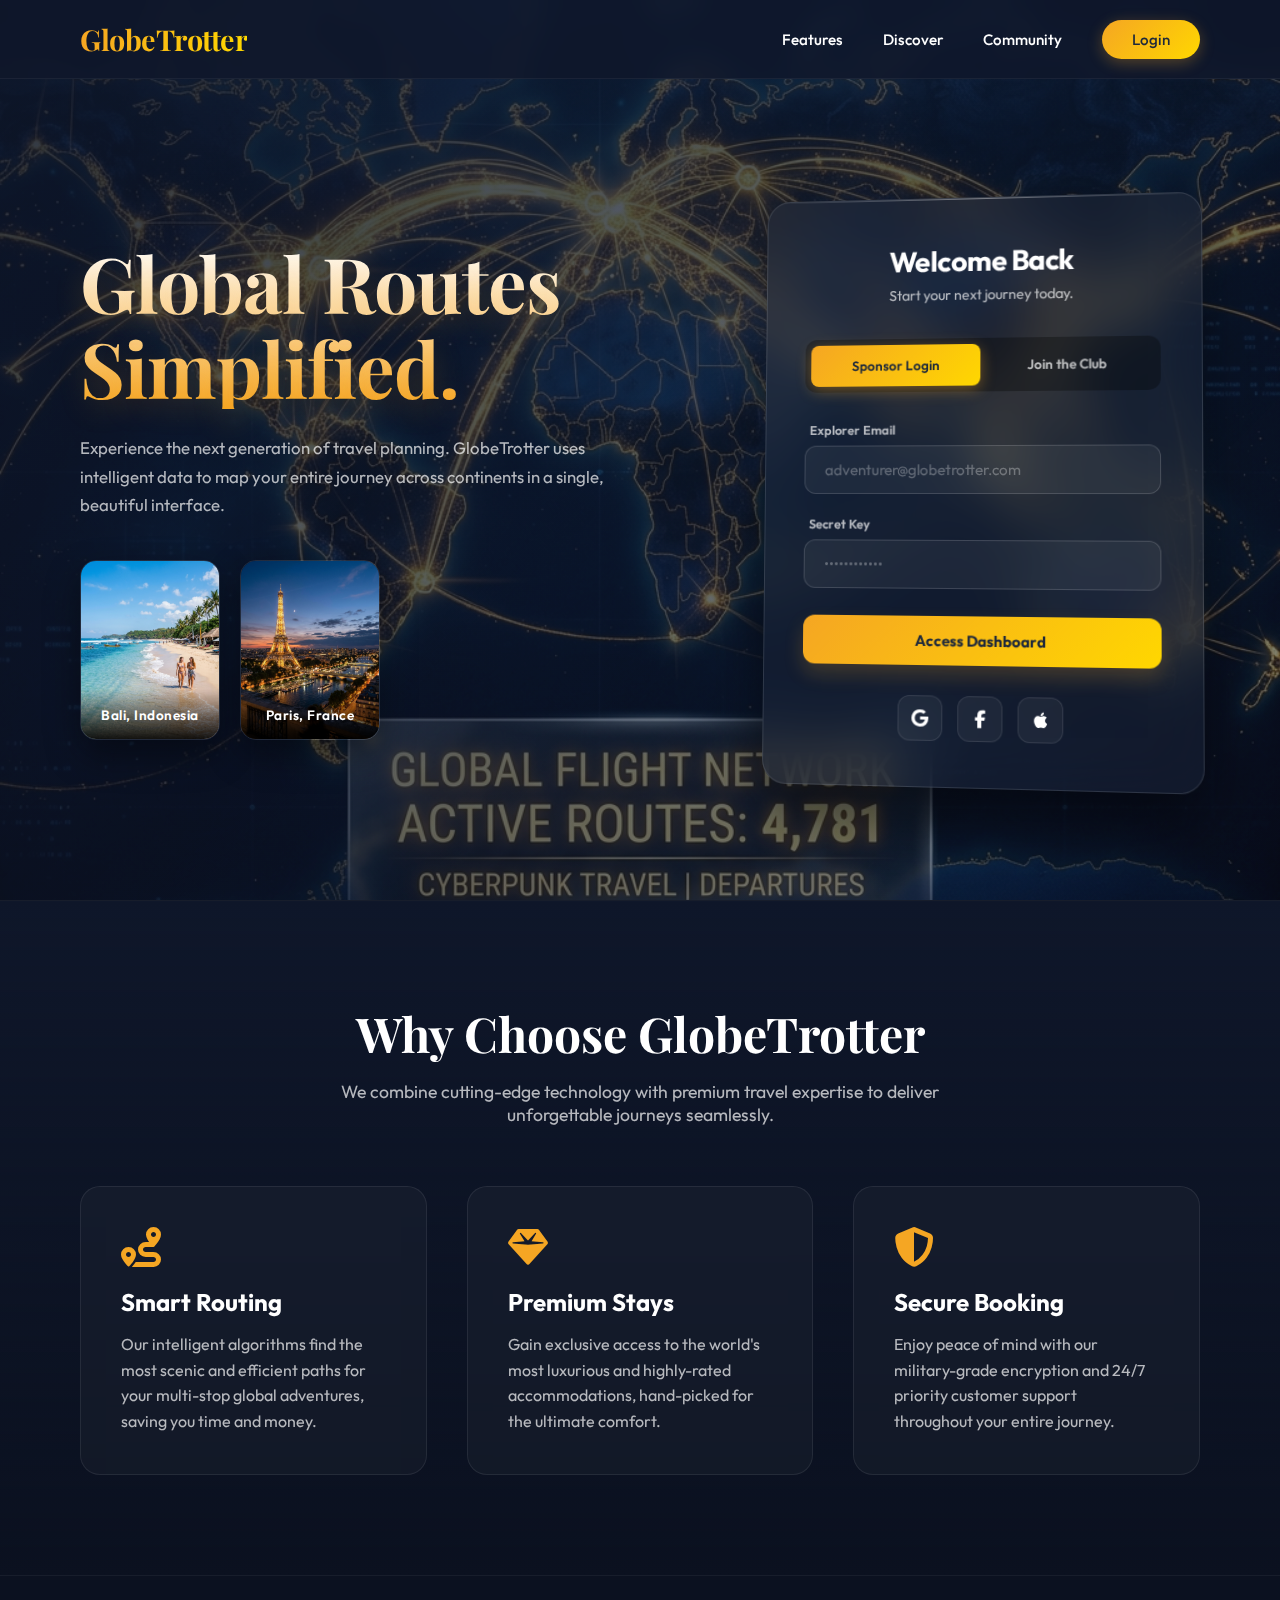
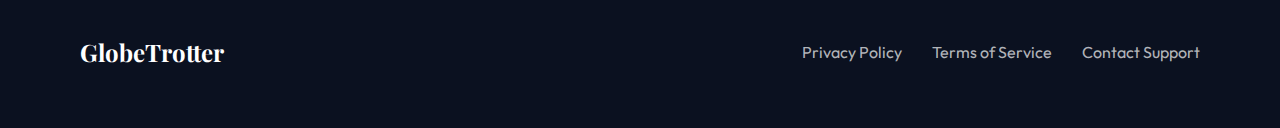
<file: index.html>
<!DOCTYPE html>
<html lang="en">
<head>
    <meta charset="UTF-8">
    <meta name="viewport" content="width=device-width, initial-scale=1.0">
    <title>GlobeTrotter | Plan Your Next Journey</title>
    <link href="https://fonts.googleapis.com/css2?family=Outfit:wght@300;400;500;600;700&family=Playfair+Display:wght@700&display=swap" rel="stylesheet">
    <link rel="stylesheet" href="https://cdnjs.cloudflare.com/ajax/libs/font-awesome/6.4.0/css/all.min.css">
    <style>
        :root {
            --primary: #F5A623;
            --primary-light: #FFD700;
            --bg-dark: #0F172A;
            --text-pure: #FFFFFF;
            --text-soft: rgba(255, 255, 255, 0.7);
        }

        * {
            margin: 0;
            padding: 0;
            box-sizing: border-box;
            font-family: 'Outfit', sans-serif;
            scroll-behavior: smooth;
        }

        body {
            background-color: var(--bg-dark);
            color: var(--text-pure);
            overflow-x: hidden;
        }

        /* Background */
        .landing-bg {
            position: fixed;
            inset: 0;
            z-index: -2;
            background: url('assets/golden_bg.png') center/cover no-repeat;
            opacity: 0.85;
            animation: breathe 20s infinite alternate ease-in-out;
        }

        .landing-overlay {
            position: fixed;
            inset: 0;
            z-index: -1;
            background: linear-gradient(135deg, rgba(15, 23, 42, 0.85) 0%, rgba(15, 23, 42, 0.4) 100%);
            /* Blur removed as requested */
        }

        @keyframes breathe {
            from { transform: scale(1); }
            to { transform: scale(1.05); }
        }

        /* Navbar */
        nav {
            padding: 20px 80px;
            display: flex;
            justify-content: space-between;
            align-items: center;
            width: 100%;
            position: fixed;
            top: 0;
            z-index: 100;
            background: rgba(15, 23, 42, 0.8);
            backdrop-filter: blur(10px);
            border-bottom: 1px solid rgba(255,255,255,0.05);
        }

        .logo {
            font-family: 'Playfair Display', serif;
            font-size: 1.8rem;
            font-weight: 700;
            background: linear-gradient(90deg, #F5A623, #FFD700);
            -webkit-background-clip: text;
            -webkit-text-fill-color: transparent;
            text-decoration: none;
            letter-spacing: -0.5px;
        }

        .nav-links {
            display: flex;
            gap: 40px;
            list-style: none;
            align-items: center;
        }

        .nav-links a {
            color: var(--text-pure);
            text-decoration: none;
            font-weight: 500;
            font-size: 0.95rem;
            transition: color 0.3s ease;
        }

        .nav-links a:hover {
            color: var(--primary-light);
        }

        .btn-login {
            background: linear-gradient(135deg, var(--primary) 0%, var(--primary-light) 100%);
            padding: 10px 30px;
            border-radius: 50px;
            color: #1E293B !important;
            font-weight: 700;
            text-decoration: none;
            transition: all 0.3s ease;
            box-shadow: 0 4px 15px rgba(245, 166, 35, 0.3);
        }

        .btn-login:hover {
            transform: translateY(-2px);
            box-shadow: 0 10px 20px rgba(245, 166, 35, 0.5);
        }

        /* Main Content Container */
        .main-container {
            display: flex;
            min-height: 100vh;
            padding: 140px 80px 60px;
            align-items: center;
            justify-content: space-between;
            gap: 60px;
            animation: fadeInBody 1s ease-out forwards;
        }

        @keyframes fadeInBody {
            from { opacity: 0; transform: translateY(20px); }
            to { opacity: 1; transform: translateY(0); }
        }

        /* Left Section */
        .left-content {
            flex: 1;
            max-width: 650px;
        }

        .left-content h1 {
            font-family: 'Playfair Display', serif;
            font-size: 4.8rem;
            line-height: 1.1;
            margin-bottom: 25px;
            background: linear-gradient(180deg, #FFFFFF 0%, #F5A623 100%);
            -webkit-background-clip: text;
            -webkit-text-fill-color: transparent;
            letter-spacing: -1px;
            text-shadow: 0 10px 30px rgba(245, 166, 35, 0.2);
        }

        .left-content p {
            font-size: 1.05rem;
            color: var(--text-soft);
            line-height: 1.7;
            margin-bottom: 40px;
            max-width: 550px;
        }

        /* Destination Cards */
        .dest-cards {
            display: flex;
            gap: 20px;
        }

        .dest-card {
            width: 140px;
            height: 180px;
            border-radius: 16px;
            overflow: hidden;
            position: relative;
            box-shadow: 0 15px 35px rgba(0,0,0,0.4);
            transition: transform 0.4s ease, box-shadow 0.4s ease;
            border: 1px solid rgba(255,255,255,0.1);
        }

        .dest-card:hover {
            transform: translateY(-8px);
            box-shadow: 0 20px 45px rgba(0,0,0,0.6);
            border-color: rgba(255,255,255,0.3);
        }

        .dest-card img {
            width: 100%;
            height: 100%;
            object-fit: cover;
            transition: transform 0.6s ease;
        }

        .dest-card:hover img {
            transform: scale(1.1);
        }

        .dest-info {
            position: absolute;
            bottom: 0;
            left: 0;
            width: 100%;
            padding: 15px 10px;
            background: linear-gradient(to top, rgba(0,0,0,0.9), transparent);
            text-align: center;
        }

        .dest-info span {
            font-size: 0.85rem;
            font-weight: 600;
            color: white;
            letter-spacing: 0.5px;
        }

        /* Right Section - Login Panel */
        .right-content {
            width: 440px;
            perspective: 1000px;
        }

        .glass-panel {
            background: rgba(30, 41, 59, 0.4);
            backdrop-filter: blur(24px);
            -webkit-backdrop-filter: blur(24px);
            border: 1px solid rgba(255, 255, 255, 0.12);
            border-radius: 24px;
            padding: 45px 40px;
            box-shadow: 0 30px 60px rgba(0, 0, 0, 0.5);
            position: relative;
            overflow: hidden;
            transform: rotateY(-5deg) rotateX(2deg);
            transition: transform 0.5s ease;
        }

        .glass-panel:hover {
            transform: rotateY(0deg) rotateX(0deg);
        }

        .glass-panel::before {
            content: '';
            position: absolute;
            top: 0; left: 0; right: 0; height: 1px;
            background: linear-gradient(90deg, transparent, rgba(255,255,255,0.4), transparent);
        }

        .panel-header {
            text-align: center;
            margin-bottom: 35px;
        }

        .panel-header h2 {
            font-size: 1.8rem;
            margin-bottom: 8px;
            font-weight: 700;
            letter-spacing: -0.5px;
        }

        .panel-header p {
            font-size: 0.9rem;
            color: var(--text-soft);
        }

        /* Tabs */
        .auth-tabs {
            display: flex;
            background: rgba(0, 0, 0, 0.3);
            border-radius: 12px;
            padding: 6px;
            margin-bottom: 30px;
        }

        .auth-tab {
            flex: 1;
            text-align: center;
            padding: 12px 0;
            font-size: 0.85rem;
            font-weight: 600;
            cursor: pointer;
            border-radius: 8px;
            transition: all 0.3s ease;
            color: var(--text-soft);
        }

        .auth-tab.active {
            background: linear-gradient(135deg, var(--primary) 0%, var(--primary-light) 100%);
            color: #1E293B;
            box-shadow: 0 4px 15px rgba(245, 166, 35, 0.4);
        }

        /* Form Elements */
        .form-group {
            margin-bottom: 22px;
        }

        .form-group label {
            display: block;
            font-size: 0.8rem;
            color: var(--text-soft);
            margin-bottom: 8px;
            margin-left: 5px;
            font-weight: 600;
        }

        .form-input {
            width: 100%;
            background: rgba(255, 255, 255, 0.05);
            border: 1px solid rgba(255, 255, 255, 0.15);
            padding: 14px 20px;
            border-radius: 12px;
            color: white;
            font-size: 0.95rem;
            outline: none;
            transition: all 0.3s ease;
        }

        .form-input::placeholder {
            color: rgba(255, 255, 255, 0.3);
        }

        .form-input:focus {
            background: rgba(255, 255, 255, 0.1);
            border-color: var(--primary-light);
            box-shadow: 0 0 0 4px rgba(255, 107, 53, 0.1);
        }

        .btn-submit {
            width: 100%;
            padding: 15px;
            background: linear-gradient(135deg, #F5A623 0%, #FFD700 100%);
            color: #1E293B;
            border: none;
            border-radius: 12px;
            font-size: 0.95rem;
            font-weight: 700;
            cursor: pointer;
            transition: all 0.3s ease;
            margin-top: 5px;
            margin-bottom: 30px;
            box-shadow: 0 10px 20px rgba(245, 166, 35, 0.2);
        }

        .btn-submit:hover {
            transform: translateY(-2px);
            box-shadow: 0 15px 25px rgba(245, 166, 35, 0.4);
            filter: brightness(1.05);
        }

        /* Social Login */
        .social-login {
            display: flex;
            justify-content: center;
            gap: 15px;
        }

        .social-btn {
            width: 45px;
            height: 45px;
            border-radius: 12px;
            background: rgba(255, 255, 255, 0.05);
            border: 1px solid rgba(255, 255, 255, 0.1);
            display: flex;
            align-items: center;
            justify-content: center;
            color: white;
            font-size: 1.1rem;
            cursor: pointer;
            transition: all 0.3s ease;
            text-decoration: none;
        }

        .social-btn:hover {
            background: rgba(255, 255, 255, 0.15);
            transform: translateY(-3px);
            border-color: rgba(255, 255, 255, 0.3);
        }

        /* Landing Page Features Section */
        .features-section {
            padding: 100px 80px;
            background: linear-gradient(180deg, transparent 0%, #0B1120 100%);
            border-top: 1px solid rgba(255,255,255,0.05);
            position: relative;
        }

        .section-title {
            text-align: center;
            margin-bottom: 60px;
        }

        .section-title h2 {
            font-family: 'Playfair Display', serif;
            font-size: 3rem;
            margin-bottom: 15px;
        }

        .section-title p {
            color: var(--text-soft);
            font-size: 1.1rem;
            max-width: 600px;
            margin: 0 auto;
        }

        .features-grid {
            display: grid;
            grid-template-columns: repeat(3, 1fr);
            gap: 40px;
        }

        .feature-box {
            background: rgba(255,255,255,0.03);
            border: 1px solid rgba(255,255,255,0.08);
            padding: 40px;
            border-radius: 20px;
            transition: 0.4s;
            backdrop-filter: blur(10px);
        }

        .feature-box:hover {
            transform: translateY(-10px);
            background: rgba(255,255,255,0.05);
            border-color: var(--primary);
        }

        .feature-box i {
            font-size: 2.5rem;
            color: var(--primary);
            margin-bottom: 20px;
        }

        .feature-box h3 {
            font-size: 1.5rem;
            margin-bottom: 15px;
        }

        .feature-box p {
            color: var(--text-soft);
            line-height: 1.6;
        }

        /* Footer */
        footer {
            background: #0B1120;
            padding: 60px 80px;
            border-top: 1px solid rgba(255,255,255,0.05);
            display: flex;
            justify-content: space-between;
            align-items: center;
            position: relative;
        }

        .footer-logo {
            font-family: 'Playfair Display', serif;
            font-size: 1.5rem;
            font-weight: 700;
            color: white;
        }

        .footer-links {
            display: flex; gap: 30px;
        }

        .footer-links a {
            color: var(--text-soft);
            text-decoration: none;
            transition: 0.3s;
        }

        .footer-links a:hover {
            color: var(--primary);
        }

        @media (max-width: 1024px) {
            .main-container {
                flex-direction: column;
                padding: 140px 40px 40px;
                gap: 50px;
            }
            .left-content {
                text-align: center;
                max-width: 100%;
            }
            .left-content h1 {
                font-size: 4rem;
            }
            .left-content p {
                margin: 0 auto 40px auto;
            }
            .dest-cards {
                justify-content: center;
            }
            .right-content {
                width: 100%;
                max-width: 440px;
                perspective: none;
            }
            .glass-panel {
                transform: none;
            }
            .features-grid {
                grid-template-columns: 1fr 1fr;
            }
        }

        @media (max-width: 768px) {
            nav { padding: 20px; }
            .nav-links { display: none; }
            .main-container { padding-top: 120px; }
            .left-content h1 { font-size: 3rem; }
            .glass-panel { padding: 35px 25px; }
            .features-section { padding: 80px 20px; }
            .features-grid { grid-template-columns: 1fr; }
            footer { flex-direction: column; gap: 20px; text-align: center; }
        }
    </style>
</head>
<body>

    <div class="landing-bg"></div>
    <div class="landing-overlay"></div>

    <nav>
        <a href="#" class="logo">GlobeTrotter</a>
        <ul class="nav-links">
            <li><a href="#features">Features</a></li>
            <li><a href="#">Discover</a></li>
            <li><a href="#">Community</a></li>
            <li><a href="dashboard.html" class="btn-login">Login</a></li>
        </ul>
    </nav>

    <!-- Hero Section -->
    <div class="main-container">
        <!-- Left Section -->
        <div class="left-content">
            <h1>Global Routes<br>Simplified.</h1>
            <p>Experience the next generation of travel planning. GlobeTrotter uses intelligent data to map your entire journey across continents in a single, beautiful interface.</p>
            
            <div class="dest-cards">
                <div class="dest-card">
                    <img src="assets/bali_card.png" alt="Bali, Indonesia">
                    <div class="dest-info">
                        <span>Bali, Indonesia</span>
                    </div>
                </div>
                <div class="dest-card">
                    <img src="assets/paris_card.png" alt="Paris, France">
                    <div class="dest-info">
                        <span>Paris, France</span>
                    </div>
                </div>
            </div>
        </div>

        <!-- Right Section: Login Panel -->
        <div class="right-content">
            <div class="glass-panel">
                <div class="panel-header">
                    <h2>Welcome Back</h2>
                    <p>Start your next journey today.</p>
                </div>

                <div class="auth-tabs">
                    <div class="auth-tab active">Sponsor Login</div>
                    <div class="auth-tab">Join the Club</div>
                </div>

                <form action="dashboard.html" method="GET">
                    <div class="form-group">
                        <label>Explorer Email</label>
                        <input type="email" class="form-input" placeholder="adventurer@globetrotter.com" required>
                    </div>

                    <div class="form-group">
                        <label>Secret Key</label>
                        <input type="password" class="form-input" placeholder="••••••••••••" required>
                    </div>

                    <button type="submit" class="btn-submit">Access Dashboard</button>
                </form>

                <div class="social-login">
                    <a href="#" class="social-btn"><i class="fab fa-google"></i></a>
                    <a href="#" class="social-btn"><i class="fab fa-facebook-f"></i></a>
                    <a href="#" class="social-btn"><i class="fab fa-apple"></i></a>
                </div>
            </div>
        </div>
    </div>

    <!-- Features Section -->
    <section class="features-section" id="features">
        <div class="section-title">
            <h2>Why Choose GlobeTrotter</h2>
            <p>We combine cutting-edge technology with premium travel expertise to deliver unforgettable journeys seamlessly.</p>
        </div>

        <div class="features-grid">
            <div class="feature-box">
                <i class="fas fa-route"></i>
                <h3>Smart Routing</h3>
                <p>Our intelligent algorithms find the most scenic and efficient paths for your multi-stop global adventures, saving you time and money.</p>
            </div>
            <div class="feature-box">
                <i class="fas fa-gem"></i>
                <h3>Premium Stays</h3>
                <p>Gain exclusive access to the world's most luxurious and highly-rated accommodations, hand-picked for the ultimate comfort.</p>
            </div>
            <div class="feature-box">
                <i class="fas fa-shield-alt"></i>
                <h3>Secure Booking</h3>
                <p>Enjoy peace of mind with our military-grade encryption and 24/7 priority customer support throughout your entire journey.</p>
            </div>
        </div>
    </section>

    <!-- Footer -->
    <footer>
        <div class="footer-logo">GlobeTrotter</div>
        <div class="footer-links">
            <a href="#">Privacy Policy</a>
            <a href="#">Terms of Service</a>
            <a href="#">Contact Support</a>
        </div>
    </footer>

</body>
</html>
</file>
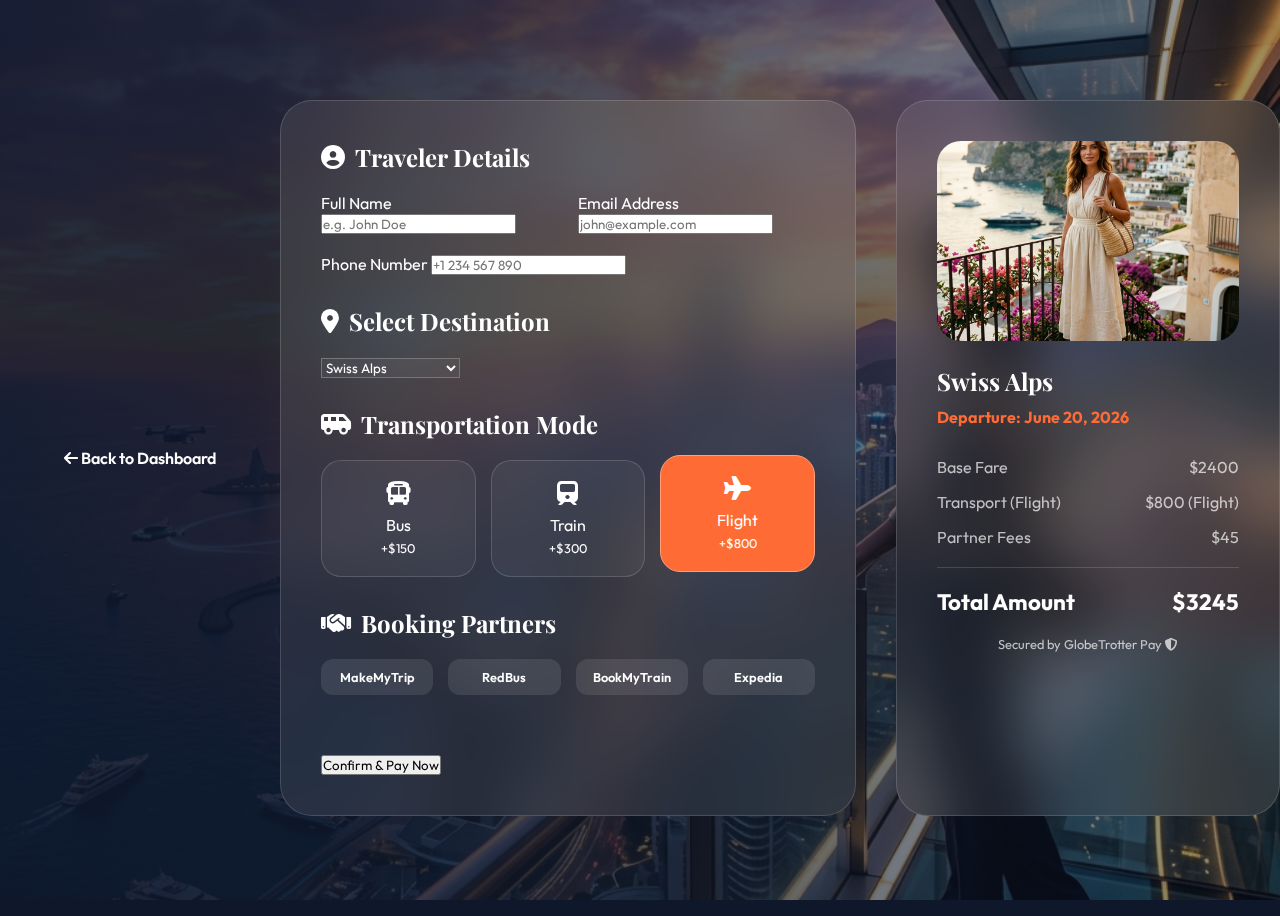
<file: booking.html>
<!DOCTYPE html>
<html lang="en">

<head>
    <meta charset="UTF-8">
    <meta name="viewport" content="width=device-width, initial-scale=1.0">
    <title>GlobeTrotter | Booking Canvas</title>
    <link rel="stylesheet" href="style.css">
    <link rel="stylesheet" href="https://cdnjs.cloudflare.com/ajax/libs/font-awesome/6.4.0/css/all.min.css">
    <style>
        .booking-container {
            max-width: 1000px;
            margin: 100px auto;
            display: grid;
            grid-template-columns: 1.5fr 1fr;
            gap: 40px;
            animation: fadeInUp 0.8s ease;
        }

        .booking-form-card,
        .summary-card {
            background: var(--glass-white);
            backdrop-filter: blur(30px);
            border: 1px solid var(--glass-border);
            border-radius: 32px;
            padding: 40px;
        }

        .form-section {
            margin-bottom: 30px;
        }

        .form-section h3 {
            font-family: 'Playfair Display', serif;
            font-size: 1.5rem;
            margin-bottom: 20px;
            display: flex;
            align-items: center;
            gap: 10px;
        }

        .transport-options {
            display: grid;
            grid-template-columns: repeat(3, 1fr);
            gap: 15px;
            margin-top: 20px;
        }

        .transport-card {
            background: rgba(255, 255, 255, 0.05);
            border: 1px solid var(--glass-border);
            border-radius: 20px;
            padding: 20px;
            text-align: center;
            cursor: pointer;
            transition: 0.3s;
        }

        .transport-card:hover,
        .transport-card.active {
            background: var(--primary);
            color: white;
            border-color: var(--primary-light);
            transform: translateY(-5px);
        }

        .transport-card i {
            font-size: 1.5rem;
            margin-bottom: 10px;
            display: block;
        }

        .partner-apps {
            display: flex;
            gap: 15px;
            margin-top: 20px;
        }

        .partner-logo {
            flex: 1;
            padding: 10px;
            background: rgba(255, 255, 255, 0.1);
            border-radius: 12px;
            text-align: center;
            font-size: 0.8rem;
            font-weight: 600;
        }

        .summary-card img {
            width: 100%;
            height: 200px;
            object-fit: cover;
            border-radius: 24px;
            margin-bottom: 20px;
        }

        .price-row {
            display: flex;
            justify-content: space-between;
            margin-bottom: 15px;
            color: var(--text-soft);
        }

        .total-row {
            border-top: 1px solid var(--glass-border);
            padding-top: 20px;
            margin-top: 20px;
            font-size: 1.4rem;
            font-weight: 700;
            display: flex;
            justify-content: space-between;
        }

        /* Success Popup */
        .transaction-popup {
            display: none;
            position: fixed;
            top: 50%;
            left: 50%;
            transform: translate(-50%, -50%) scale(0.9);
            background: var(--sidebar-bg);
            border: 1px solid var(--primary);
            padding: 50px;
            border-radius: 32px;
            text-align: center;
            z-index: 3000;
            box-shadow: 0 50px 100px rgba(0, 0, 0, 0.8);
            backdrop-filter: blur(20px);
            opacity: 0;
            transition: 0.4s cubic-bezier(0.175, 0.885, 0.32, 1.275);
        }

        .transaction-popup.active {
            display: block;
            opacity: 1;
            transform: translate(-50%, -50%) scale(1);
        }

        .icon-check {
            width: 80px;
            height: 80px;
            background: #10B981;
            color: white;
            border-radius: 50%;
            display: flex;
            align-items: center;
            justify-content: center;
            font-size: 2.5rem;
            margin: 0 auto 30px;
        }

        @media (max-width: 900px) {
            .booking-container {
                grid-template-columns: 1fr;
                margin: 40px 20px;
            }
        }
    </style>
</head>

<body>
    <div class="hero-bg"></div>

    <nav style="padding: 20px 5%; display: flex; align-items: center; gap: 20px;">
        <a href="dashboard.html" style="color: white; text-decoration: none; font-weight: 600;">
            <i class="fas fa-arrow-left"></i> Back to Dashboard
        </a>
    </nav>

    <div class="booking-container">
        <!-- Form Section -->
        <div class="booking-form-card">
            <div class="form-section">
                <h3><i class="fas fa-user-circle"></i> Traveler Details</h3>
                <div class="form-group" style="display: grid; grid-template-columns: 1fr 1fr; gap: 20px;">
                    <div>
                        <label>Full Name</label>
                        <input type="text" id="user-fullname" class="input-field" placeholder="e.g. John Doe">
                    </div>
                    <div>
                        <label>Email Address</label>
                        <input type="email" id="user-email" class="input-field" placeholder="john@example.com">
                    </div>
                </div>
                <div class="form-group" style="margin-top: 20px;">
                    <label>Phone Number</label>
                    <input type="tel" id="user-phone" class="input-field" placeholder="+1 234 567 890">
                </div>
            </div>

            <div class="form-section">
                <h3><i class="fas fa-map-marker-alt"></i> Select Destination</h3>
                <select id="destination-select" class="input-field"
                    style="background: rgba(255,255,255,0.05); color: white;">
                    <!-- Options populated by JS -->
                </select>
            </div>

            <div class="form-section">
                <h3><i class="fas fa-shuttle-van"></i> Transportation Mode</h3>
                <div class="transport-options">
                    <div class="transport-card" data-mode="Bus" data-charge="150">
                        <i class="fas fa-bus"></i>
                        <span>Bus</span>
                        <div style="font-size: 0.8rem; margin-top: 5px;">+$150</div>
                    </div>
                    <div class="transport-card" data-mode="Train" data-charge="300">
                        <i class="fas fa-train"></i>
                        <span>Train</span>
                        <div style="font-size: 0.8rem; margin-top: 5px;">+$300</div>
                    </div>
                    <div class="transport-card active" data-mode="Flight" data-charge="800">
                        <i class="fas fa-plane"></i>
                        <span>Flight</span>
                        <div style="font-size: 0.8rem; margin-top: 5px;">+$800</div>
                    </div>
                </div>
            </div>

            <div class="form-section">
                <h3><i class="fas fa-handshake"></i> Booking Partners</h3>
                <div class="partner-apps">
                    <div class="partner-logo">MakeMyTrip</div>
                    <div class="partner-logo">RedBus</div>
                    <div class="partner-logo">BookMyTrain</div>
                    <div class="partner-logo">Expedia</div>
                </div>
            </div>

            <button id="finalize-booking" class="btn-main" style="margin-top: 30px;">Confirm & Pay Now</button>
        </div>

        <!-- Summary Section -->
        <div class="summary-card">
            <img id="summary-img" src="assets/model.png" alt="Destination">
            <h2 id="summary-dest" style="margin-bottom: 10px; font-family: 'Playfair Display', serif;">Destination</h2>
            <p id="summary-date" style="color: var(--primary); font-weight: 700; margin-bottom: 30px;">Departure: June
                20, 2026</p>

            <div class="price-row">
                <span>Base Fare</span>
                <span id="base-price">$0</span>
            </div>
            <div class="price-row">
                <span>Transport (Flight)</span>
                <span id="transport-charge">$800</span>
            </div>
            <div class="price-row">
                <span>Partner Fees</span>
                <span>$45</span>
            </div>
            <div class="total-row">
                <span>Total Amount</span>
                <span id="total-price">$845</span>
            </div>
            <p style="font-size: 0.8rem; color: var(--text-soft); margin-top: 20px; text-align: center;">
                Secured by GlobeTrotter Pay <i class="fas fa-shield-alt"></i>
            </p>
        </div>
    </div>

    <!-- Success Transaction Popup -->
    <div id="success-popup" class="transaction-popup">
        <div class="icon-check"><i class="fas fa-check"></i></div>
        <h2 style="font-family: 'Playfair Display', serif; font-size: 2rem; margin-bottom: 15px;">Transaction
            Successful!</h2>
        <p style="color: var(--text-soft); line-height: 1.6; margin-bottom: 30px;">
            Your journey to <strong id="pop-dest" style="color: white;">...</strong> is confirmed.
            A confirmation message has been sent to your registered mobile number and email.
        </p>
        <div
            style="background: rgba(255,255,255,0.05); padding: 20px; border-radius: 16px; margin-bottom: 30px; text-align: left;">
            <div class="price-row"><span>Booking ID:</span> <span id="pop-id">GT-884920</span></div>
            <div class="price-row"><span>Paid Via:</span> <span>Partner App</span></div>
            <div class="price-row"><span>Total Charge:</span> <span id="pop-total">$0</span></div>
        </div>
        <button onclick="window.location.href='dashboard.html'" class="btn-main">Back to Dashboard</button>
    </div>

    <script>
        document.addEventListener('DOMContentLoaded', () => {
            const destSelect = document.getElementById('destination-select');
            const summaryDest = document.getElementById('summary-dest');
            const summaryImg = document.getElementById('summary-img');
            const basePriceEl = document.getElementById('base-price');
            const transportChargeEl = document.getElementById('transport-charge');
            const totalPriceEl = document.getElementById('total-price');
            const transportCards = document.querySelectorAll('.transport-card');

            const destinations = [
                { title: 'Swiss Alps', price: 2400, img: 'assets/model.png' },
                { title: 'Paris, France', price: 1800, img: 'assets/model.png' },
                { title: 'Tokyo, Japan', price: 3100, img: 'assets/model.png' },
                { title: 'Bali, Indonesia', price: 1500, img: 'assets/model.png' },
                { title: 'Santorini, Greece', price: 2200, img: 'assets/model.png' },
                { title: 'New York, USA', price: 2800, img: 'assets/model.png' },
                { title: 'London, UK', price: 1950, img: 'assets/model.png' },
                { title: 'Rome, Italy', price: 2100, img: 'assets/model.png' },
                { title: 'Sydney, Australia', price: 3400, img: 'assets/model.png' },
                { title: 'Dubai, UAE', price: 2700, img: 'assets/model.png' },
                { title: 'Cairo, Egypt', price: 1400, img: 'assets/model.png' },
                { title: 'Cape Town, SA', price: 2300, img: 'assets/model.png' },
                { title: 'Machu Picchu, Peru', price: 2600, img: 'assets/model.png' },
                { title: 'Banff, Canada', price: 1900, img: 'assets/model.png' },
                { title: 'Bora Bora', price: 4200, img: 'assets/model.png' }
            ];

            // Populate Dropdown
            destinations.forEach(d => {
                const opt = document.createElement('option');
                opt.value = d.title;
                opt.innerText = d.title;
                destSelect.appendChild(opt);
            });

            // URL Params Handling
            const urlParams = new URLSearchParams(window.location.search);
            const preDest = urlParams.get('dest');
            if (preDest) destSelect.value = preDest;

            function updateSummary() {
                const selected = destinations.find(d => d.title === destSelect.value);
                const activeTransport = document.querySelector('.transport-card.active');
                const tCharge = parseInt(activeTransport.dataset.charge);
                const tName = activeTransport.dataset.mode;

                summaryDest.innerText = selected.title;
                summaryImg.src = selected.img;
                basePriceEl.innerText = `$${selected.price}`;
                transportChargeEl.innerText = `$${tCharge} (${tName})`;

                const total = selected.price + tCharge + 45;
                totalPriceEl.innerText = `$${total}`;
            }

            destSelect.addEventListener('change', updateSummary);

            transportCards.forEach(card => {
                card.addEventListener('click', () => {
                    transportCards.forEach(c => c.classList.remove('active'));
                    card.classList.add('active');
                    updateSummary();
                });
            });

            // Finalize
            document.getElementById('finalize-booking').addEventListener('click', () => {
                const name = document.getElementById('user-fullname').value;
                if (!name) { alert('Please enter your full name'); return; }

                // Show success popup
                document.getElementById('pop-dest').innerText = destSelect.value;
                document.getElementById('pop-total').innerText = totalPriceEl.innerText;
                document.getElementById('pop-id').innerText = 'GT-' + Math.floor(Math.random() * 900000 + 100000);
                document.getElementById('success-popup').classList.add('active');

                // Save to History
                const selected = destinations.find(d => d.title === destSelect.value);
                const activeTransport = document.querySelector('.transport-card.active');
                const tName = activeTransport.dataset.mode;
                const totalCharge = parseInt(totalPriceEl.innerText.replace('$', ''));

                const journeyData = {
                    title: selected.title,
                    img: selected.img,
                    date: 'June 20, 2026',
                    appliedAt: new Date().toLocaleDateString(),
                    transport: tName,
                    totalCharge: totalCharge
                };

                let history = JSON.parse(localStorage.getItem('journeyHistory')) || [];
                history.unshift(journeyData);
                localStorage.setItem('journeyHistory', JSON.stringify(history));
            });

            updateSummary();
        });
    </script>
</body>

</html>
</file>
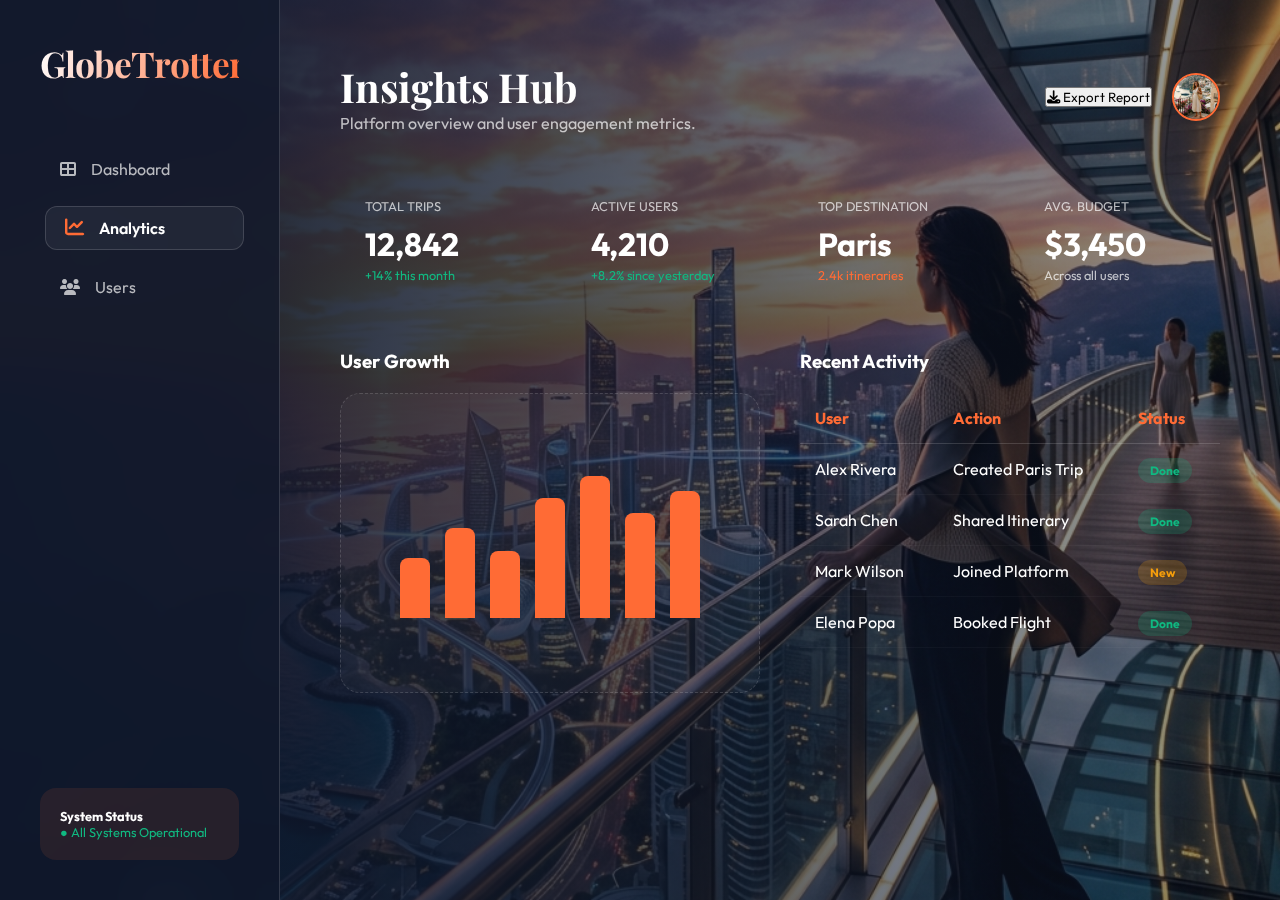
<file: dashboard.html>
<!DOCTYPE html>
<html lang="en">

<head>
    <meta charset="UTF-8">
    <meta name="viewport" content="width=device-width, initial-scale=1.0">
    <title>GlobeTrotter | Admin Dashboard</title>
    <link rel="stylesheet" href="style.css">
    <link rel="stylesheet" href="https://cdnjs.cloudflare.com/ajax/libs/font-awesome/6.4.0/css/all.min.css">
    <style>
        .stats-overview {
            display: grid;
            grid-template-columns: repeat(4, 1fr);
            gap: 25px;
            margin-bottom: 40px;
        }

        .admin-card {
            padding: 25px;
        }

        .chart-placeholder {
            height: 300px;
            background: rgba(255, 255, 255, 0.03);
            border: 1px dashed var(--glass-border);
            border-radius: 20px;
            display: flex;
            align-items: center;
            justify-content: center;
            margin-top: 20px;
            position: relative;
            overflow: hidden;
        }

        .data-table {
            width: 100%;
            border-collapse: collapse;
            margin-top: 20px;
        }

        .data-table th {
            text-align: left;
            color: var(--primary);
            padding: 15px;
            border-bottom: 1px solid var(--glass-border);
        }

        .data-table td {
            padding: 15px;
            border-bottom: 1px solid rgba(255, 255, 255, 0.03);
        }

        .status-badge {
            padding: 5px 12px;
            border-radius: 20px;
            font-size: 0.75rem;
            font-weight: 700;
        }

        .status-active {
            background: rgba(16, 185, 129, 0.2);
            color: #10B981;
        }

        .status-pending {
            background: rgba(245, 158, 11, 0.2);
            color: #F59E0B;
        }

        /* Bar Chart Mockup */
        .bar-container {
            display: flex;
            align-items: flex-end;
            gap: 15px;
            height: 150px;
        }

        .bar {
            width: 30px;
            background: var(--primary);
            border-radius: 8px 8px 0 0;
            transition: 0.5s;
        }
    </style>
</head>

<body>
    <div class="hero-bg"></div>

    <aside class="sidebar">
        <div class="logo">GlobeTrotter</div>
        <nav style="flex: 1;">
            <ul style="list-style: none;">
                <li style="margin-bottom: 15px;"><a href="../02-dashboard/index.html"
                        style="color: var(--text-soft); text-decoration: none; display: flex; align-items: center; gap: 15px; padding: 12px 20px;"><i
                            class="fas fa-th-large"></i> Dashboard</a></li>
                <li style="margin-bottom: 15px;"><a href="#" class="nav-link active"
                        style="color: white; text-decoration: none; display: flex; align-items: center; gap: 15px; padding: 12px 20px; background: rgba(255,255,255,0.05); border-radius: 12px;"><i
                            class="fas fa-chart-line"></i> Analytics</a></li>
                <li style="margin-bottom: 15px;"><a href="#"
                        style="color: var(--text-soft); text-decoration: none; display: flex; align-items: center; gap: 15px; padding: 12px 20px;"><i
                            class="fas fa-users"></i> Users</a></li>
            </ul>
        </nav>
        <div style="padding: 20px; background: rgba(255,107,53,0.1); border-radius: 16px; font-size: 0.8rem;">
            <p style="font-weight: 700;">System Status</p>
            <p style="color: #10B981;">● All Systems Operational</p>
        </div>
    </aside>

    <main class="main-content">
        <header style="margin-bottom: 40px; display: flex; justify-content: space-between; align-items: center;">
            <div>
                <h1 style="font-family: 'Playfair Display', serif; font-size: 2.5rem;">Insights Hub</h1>
                <p style="color: var(--text-soft);">Platform overview and user engagement metrics.</p>
            </div>
            <div style="display: flex; align-items: center; gap: 20px;">
                <button class="btn-main"><i class="fas fa-download"></i> Export Report</button>
                <div style="display: flex; align-items: center; gap: 10px;">
                    <img src="assets/model.png" alt="Admin Profile" style="width: 48px; height: 48px; border-radius: 50%; object-fit: cover; border: 2px solid var(--primary);">
                </div>
            </div>
        </header>

        <div class="stats-overview animate-up">
            <div class="glass-card admin-card">
                <p style="color: var(--text-soft); font-size: 0.8rem; text-transform: uppercase;">Total Trips</p>
                <h2 style="font-size: 2rem; margin-top: 10px;">12,842</h2>
                <span style="color: #10B981; font-size: 0.8rem;">+14% this month</span>
            </div>
            <div class="glass-card admin-card">
                <p style="color: var(--text-soft); font-size: 0.8rem; text-transform: uppercase;">Active Users</p>
                <h2 style="font-size: 2rem; margin-top: 10px;">4,210</h2>
                <span style="color: #10B981; font-size: 0.8rem;">+8.2% since yesterday</span>
            </div>
            <div class="glass-card admin-card">
                <p style="color: var(--text-soft); font-size: 0.8rem; text-transform: uppercase;">Top Destination</p>
                <h2 style="font-size: 2rem; margin-top: 10px;">Paris</h2>
                <span style="color: var(--primary); font-size: 0.8rem;">2.4k itineraries</span>
            </div>
            <div class="glass-card admin-card">
                <p style="color: var(--text-soft); font-size: 0.8rem; text-transform: uppercase;">Avg. Budget</p>
                <h2 style="font-size: 2rem; margin-top: 10px;">$3,450</h2>
                <span style="color: var(--text-soft); font-size: 0.8rem;">Across all users</span>
            </div>
        </div>

        <div style="display: grid; grid-template-columns: 1fr 1fr; gap: 40px;" class="animate-up">
            <div class="glass-card">
                <h3>User Growth</h3>
                <div class="chart-placeholder">
                    <div class="bar-container">
                        <div class="bar" style="height: 40%;"></div>
                        <div class="bar" style="height: 60%;"></div>
                        <div class="bar" style="height: 45%;"></div>
                        <div class="bar" style="height: 80%;"></div>
                        <div class="bar" style="height: 95%;"></div>
                        <div class="bar" style="height: 70%;"></div>
                        <div class="bar" style="height: 85%;"></div>
                    </div>
                </div>
            </div>
            <div class="glass-card">
                <h3>Recent Activity</h3>
                <table class="data-table">
                    <thead>
                        <tr>
                            <th>User</th>
                            <th>Action</th>
                            <th>Status</th>
                        </tr>
                    </thead>
                    <tbody>
                        <tr>
                            <td>Alex Rivera</td>
                            <td>Created Paris Trip</td>
                            <td><span class="status-badge status-active">Done</span></td>
                        </tr>
                        <tr>
                            <td>Sarah Chen</td>
                            <td>Shared Itinerary</td>
                            <td><span class="status-badge status-active">Done</span></td>
                        </tr>
                        <tr>
                            <td>Mark Wilson</td>
                            <td>Joined Platform</td>
                            <td><span class="status-badge status-pending">New</span></td>
                        </tr>
                        <tr>
                            <td>Elena Popa</td>
                            <td>Booked Flight</td>
                            <td><span class="status-badge status-active">Done</span></td>
                        </tr>
                    </tbody>
                </table>
            </div>
        </div>
    </main>
</body>

</html>
</file>
<file: style.css>
@import url('https://fonts.googleapis.com/css2?family=Outfit:wght@300;400;600;700&family=Playfair+Display:ital,wght@0,700;1,700&display=swap');

:root {
    --primary: #FF6B35;
    --primary-light: #FF9F7C;
    --secondary: #2563EB;
    --accent: #F7B733;
    --bg-dark: #0F172A;
    --sidebar-bg: rgba(15, 23, 42, 0.7);
    --glass-white: rgba(255, 255, 255, 0.08);
    --glass-border: rgba(255, 255, 255, 0.15);
    --text-pure: #FFFFFF;
    --text-soft: rgba(255, 255, 255, 0.7);
}

* {
    margin: 0;
    padding: 0;
    box-sizing: border-box;
    font-family: 'Outfit', sans-serif;
}

body {
    background-color: var(--bg-dark);
    color: var(--text-pure);
    min-height: 100vh;
    display: flex;
    overflow-x: hidden;
    position: relative;
}

/* Dynamic Background */
.hero-bg {
    position: fixed;
    top: 0;
    left: 0;
    width: 100%;
    height: 100%;
    z-index: -1;
    background: url('assets/background.png') center/cover no-repeat;
    transition: filter 0.8s ease;
}

.hero-bg::after {
    content: '';
    position: absolute;
    inset: 0;
    background: linear-gradient(to right, rgba(15, 23, 42, 0.9) 20%, rgba(15, 23, 42, 0.4) 100%);
}

/* Layout */
.sidebar {
    width: 280px;
    background: var(--sidebar-bg);
    backdrop-filter: blur(20px);
    border-right: 1px solid var(--glass-border);
    display: flex;
    flex-direction: column;
    padding: 40px;
    height: 100vh;
    position: sticky;
    top: 0;
}

.main-content {
    flex: 1;
    padding: 60px;
    max-width: 1400px;
    margin: 0 auto;
}

/* Sidebar Elements */
.logo {
    font-family: 'Playfair Display', serif;
    font-size: 2.22rem;
    font-weight: 700;
    background: linear-gradient(110deg, #fff 0%, var(--primary) 100%);
    -webkit-background-clip: text;
    background-clip: text;
    -webkit-text-fill-color: transparent;
    margin-bottom: 60px;
    letter-spacing: -1px;
}

.nav-menu {
    list-style: none;
}

.nav-item {
    margin-bottom: 15px;
}

.nav-link {
    display: flex;
    align-items: center;
    gap: 15px;
    color: var(--text-soft);
    text-decoration: none;
    font-weight: 600;
    padding: 14px 20px;
    border-radius: 16px;
    transition: all 0.3s cubic-bezier(0.4, 0, 0.2, 1);
}

.nav-link:hover,
.nav-link.active {
    background: var(--glass-white);
    color: var(--text-pure);
    transform: translateX(5px);
    box-shadow: inset 0 0 0 1px var(--glass-border);
}

.nav-link i {
    font-size: 1.2rem;
    color: var(--primary);
}

/* Dashboard Header */
.dash-header {
    display: flex;
    justify-content: space-between;
    align-items: flex-start;
    margin-bottom: 50px;
}

.welcome-msg h1 {
    font-family: 'Playfair Display', serif;
    font-size: 2.5rem;
    margin-bottom: 10px;
}

.search-box {
    flex: 1;
    margin: 0 40px;
    background: var(--glass-white);
    border: 1px solid var(--glass-border);
    padding: 12px 24px;
    border-radius: 20px;
    display: flex;
    align-items: center;
    gap: 15px;
    backdrop-filter: blur(10px);
    transition: all 0.3s ease;
}

.search-box:focus-within {
    border-color: var(--primary);
    box-shadow: 0 0 0 4px rgba(255, 107, 53, 0.1);
    background: rgba(255, 255, 255, 0.12);
}

.search-box i {
    color: var(--text-soft);
}

.search-box input {
    background: none;
    border: none;
    color: white;
    width: 100%;
    font-size: 1rem;
    outline: none;
}

.search-box input::placeholder {
    color: rgba(255, 255, 255, 0.4);
}

.welcome-msg p {
    color: var(--text-soft);
    font-size: 1.1rem;
}

.btn-plan {
    background: linear-gradient(135deg, var(--primary) 0%, var(--primary-light) 100%);
    color: white;
    border: none;
    padding: 16px 32px;
    border-radius: 16px;
    font-weight: 700;
    font-size: 1rem;
    cursor: pointer;
    display: flex;
    align-items: center;
    gap: 12px;
    transition: 0.4s;
    box-shadow: 0 10px 30px rgba(255, 107, 53, 0.3);
}

.btn-plan:hover {
    transform: translateY(-5px) scale(1.02);
    box-shadow: 0 20px 40px rgba(255, 107, 53, 0.6);
    filter: brightness(1.1);
}

/* Stats / Budget Highlights */
.stats-grid {
    display: grid;
    grid-template-columns: repeat(3, 1fr);
    gap: 30px;
    margin-bottom: 50px;
}

.stat-card {
    background: var(--glass-white);
    border: 1px solid var(--glass-border);
    padding: 30px;
    border-radius: 24px;
    backdrop-filter: blur(20px);
    transition: transform 0.3s ease, box-shadow 0.3s ease;
}

.stat-card:hover {
    transform: translateY(-5px);
    background: rgba(255, 255, 255, 0.12);
    box-shadow: 0 20px 40px rgba(0, 0, 0, 0.3);
}

.stat-label {
    color: var(--text-soft);
    font-size: 0.9rem;
    font-weight: 600;
    text-transform: uppercase;
    letter-spacing: 1px;
    margin-bottom: 10px;
    display: block;
}

.stat-value {
    font-size: 2.2rem;
    font-weight: 700;
    letter-spacing: -0.5px;
    background: linear-gradient(to bottom, #fff, #ccc);
    -webkit-background-clip: text;
    background-clip: text;
    -webkit-text-fill-color: transparent;
}

.stat-change {
    font-size: 0.85rem;
    margin-top: 8px;
    display: block;
}

.stat-change.plus {
    color: #10B981;
}

/* Section Management */
section {
    margin-bottom: 50px;
}

.section-header {
    display: flex;
    justify-content: space-between;
    align-items: center;
    margin-bottom: 25px;
}

.section-header h2 {
    font-family: 'Playfair Display', serif;
    font-size: 1.8rem;
}

.section-header a {
    color: var(--primary);
    text-decoration: none;
    font-weight: 600;
    font-size: 0.9rem;
}

/* Trip Cards */
.trips-grid {
    display: grid;
    grid-template-columns: repeat(auto-fill, minmax(350px, 1fr));
    gap: 30px;
}

.trip-card {
    background: var(--glass-white);
    border: 1px solid var(--glass-border);
    border-radius: 32px;
    overflow: hidden;
    transition: all 0.4s cubic-bezier(0.175, 0.885, 0.32, 1.275);
    cursor: pointer;
    backdrop-filter: blur(10px);
}

.trip-card:hover {
    transform: translateY(-12px) scale(1.02);
    background: rgba(255, 255, 255, 0.15);
    border-color: var(--primary);
    box-shadow: 0 30px 60px -15px rgba(0, 0, 0, 0.5);
}

.trip-img {
    height: 200px;
    width: 100%;
    object-fit: cover;
    transition: transform 0.6s ease;
}

.trip-card:hover .trip-img {
    transform: scale(1.1);
}

.trip-details {
    padding: 25px;
}

.trip-date {
    font-size: 0.8rem;
    color: var(--primary);
    font-weight: 700;
    margin-bottom: 8px;
    display: block;
}

.trip-title {
    font-size: 1.3rem;
    margin-bottom: 15px;
}

.trip-meta {
    display: flex;
    justify-content: space-between;
    align-items: center;
    border-top: 1px solid var(--glass-border);
    padding-top: 15px;
}

.trip-tags {
    display: flex;
    gap: 8px;
}

.tag {
    background: rgba(255, 255, 255, 0.1);
    padding: 4px 10px;
    border-radius: 8px;
    font-size: 0.75rem;
    color: var(--text-soft);
}

/* Recommendations */
.rec-scroll {
    display: flex;
    gap: 20px;
    overflow-x: auto;
    padding-bottom: 10px;
    scrollbar-width: none;
}

.rec-card {
    min-width: 220px;
    position: relative;
    border-radius: 20px;
    overflow: hidden;
}

.rec-card img {
    width: 100%;
    height: 300px;
    object-fit: cover;
    filter: brightness(0.8);
    transition: 0.5s;
}

.rec-card:hover img {
    transform: scale(1.1);
}

.rec-info {
    position: absolute;
    bottom: 0;
    left: 0;
    width: 100%;
    padding: 20px;
    background: linear-gradient(transparent, rgba(0, 0, 0, 0.8));
}

.rec-info h4 {
    font-size: 1.1rem;
    margin-bottom: 5px;
}

.rec-info p {
    font-size: 0.8rem;
    color: var(--text-soft);
}

/* Modal Styles */
.modal {
    display: none;
    position: fixed;
    z-index: 2000;
    inset: 0;
    background: rgba(15, 23, 42, 0.8);
    backdrop-filter: blur(8px);
    align-items: center;
    justify-content: center;
    padding: 20px;
}

.modal.active {
    display: flex;
}

.modal-content {
    background: var(--sidebar-bg);
    border: 1px solid var(--glass-border);
    border-radius: 32px;
    width: 100%;
    max-width: 800px;
    overflow: hidden;
    position: relative;
    box-shadow: 0 50px 100px rgba(0, 0, 0, 0.5);
    animation: modalSlideUp 0.5s cubic-bezier(0.19, 1, 0.22, 1);
}

@keyframes modalSlideUp {
    from {
        opacity: 0;
        transform: translateY(40px);
    }

    to {
        opacity: 1;
        transform: translateY(0);
    }
}

.close-modal {
    position: absolute;
    top: 25px;
    right: 30px;
    font-size: 2rem;
    color: var(--text-soft);
    cursor: pointer;
    z-index: 10;
}

.modal-body {
    display: grid;
    grid-template-columns: 1fr 1.2fr;
}

.modal-img-container img {
    width: 100%;
    height: 100%;
    object-fit: cover;
}

.modal-info {
    padding: 60px;
}

.modal-info h2 {
    font-family: 'Playfair Display', serif;
    font-size: 2.5rem;
    margin-bottom: 20px;
}

.modal-info p {
    color: var(--text-soft);
    line-height: 1.8;
    margin-bottom: 30px;
}

.modal-meta {
    display: flex;
    gap: 30px;
    margin-bottom: 40px;
}

.meta-item {
    display: flex;
    align-items: center;
    gap: 12px;
    font-weight: 600;
}

.meta-item i {
    color: var(--primary);
}

.meta-item input {
    background: var(--glass-white);
    border: 1px solid var(--glass-border);
    padding: 8px 12px;
    border-radius: 12px;
    color: white;
    outline: none;
}

@keyframes fadeInUp {
    from {
        opacity: 0;
        transform: translateY(30px);
    }

    to {
        opacity: 1;
        transform: translateY(0);
    }
}

.main-content>* {
    animation: fadeInUp 0.8s ease forwards;
}

@media (max-width: 1024px) {
    .sidebar {
        width: 100px;
        padding: 20px;
        align-items: center;
    }

    .sidebar .logo,
    .sidebar .nav-link span {
        display: none;
    }

    .stats-grid {
        grid-template-columns: 1fr;
    }

    .main-content {
        padding: 40px 20px;
    }

    .dash-header {
        flex-direction: column;
        gap: 20px;
        align-items: stretch;
    }

    .search-box {
        margin: 0;
        width: 100%;
    }

    .modal-body {
        grid-template-columns: 1fr;
    }

    .modal-info {
        padding: 30px;
    }
}
</file>
